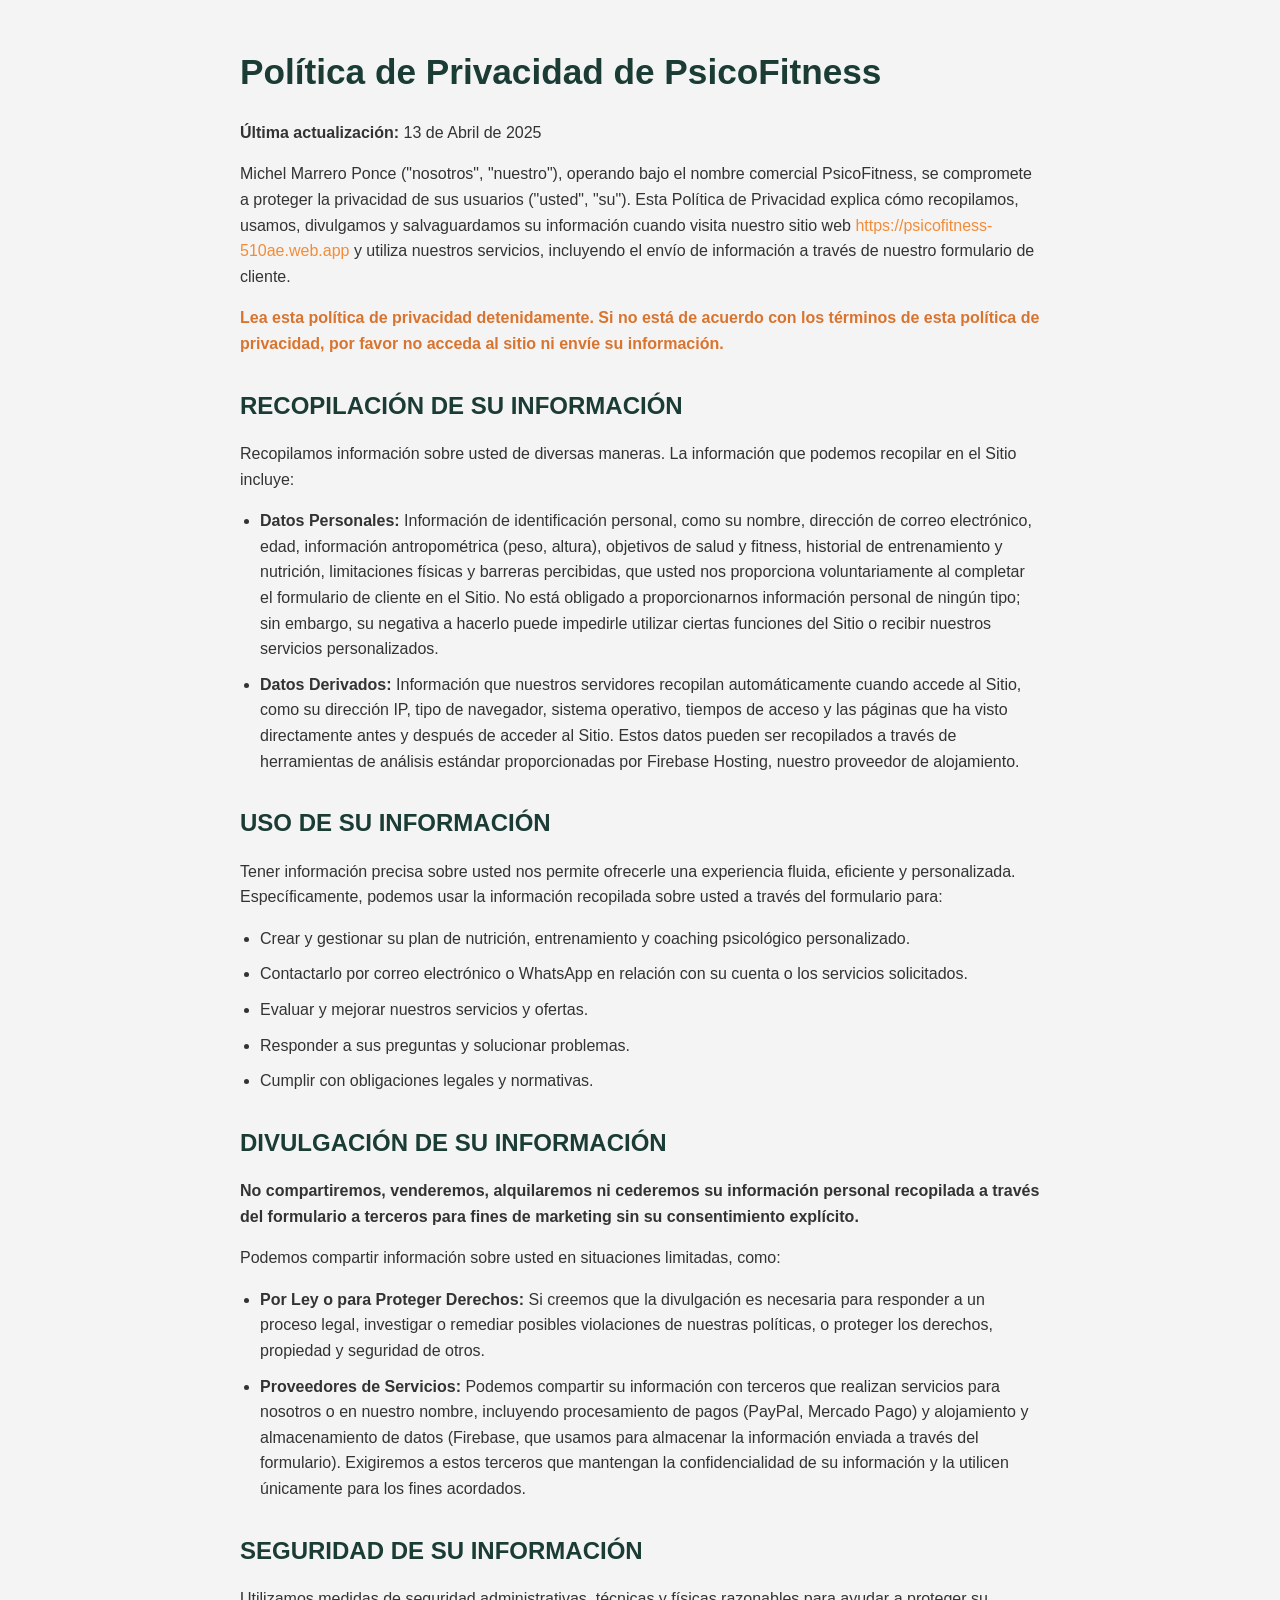
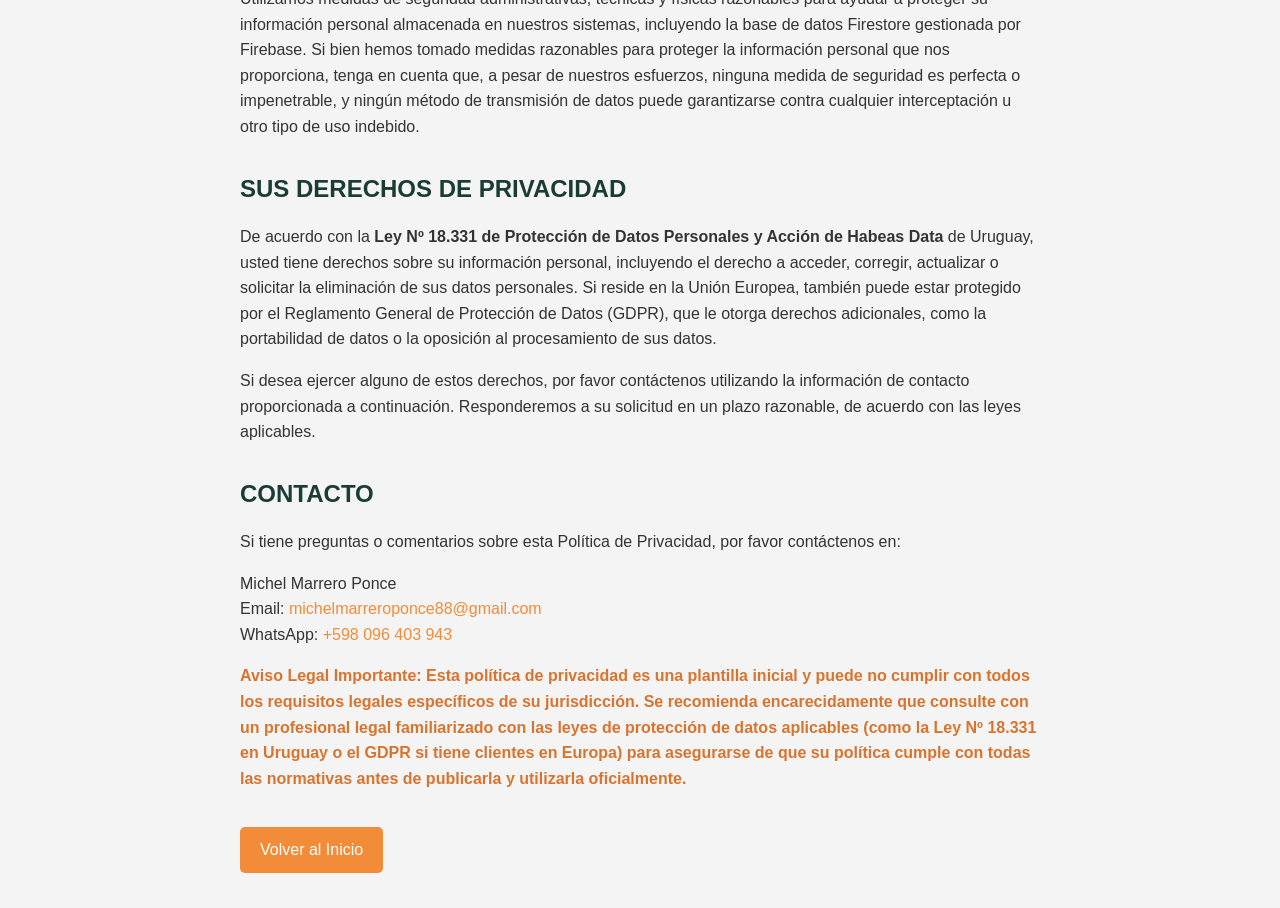
<file: politica-privacidad.html>
<!DOCTYPE html>
<html lang="es">
<head>
    <meta charset="UTF-8">
    <meta name="viewport" content="width=device-width, initial-scale=1.0">
    <title>Política de Privacidad - PsicoFitness</title>
    <style>
        body { 
            font-family: Arial, sans-serif; 
            line-height: 1.6; 
            padding: 20px; 
            max-width: 800px; 
            margin: auto; 
            background-color: #f4f4f4; 
            color: #333; 
        }
        h1 { 
            color: #1A3C34; 
            margin-bottom: 20px; 
            font-size: 2.2em; 
        }
        h2 { 
            color: #1A3C34; 
            margin-top: 30px; 
            margin-bottom: 10px; 
            font-size: 1.5em; 
        }
        p { 
            margin-bottom: 15px; 
        }
        a { 
            color: #F28C38; 
            text-decoration: none; 
        }
        a:hover { 
            text-decoration: underline; 
        }
        ul { 
            margin-bottom: 15px; 
            padding-left: 20px; 
        }
        ul li { 
            margin-bottom: 10px; 
        }
        .importante { 
            font-weight: bold; 
            color: #D9742F; 
        }
        .back-link { 
            display: inline-block; 
            margin-top: 20px; 
            padding: 10px 20px; 
            background-color: #F28C38; 
            color: #fff; 
            border-radius: 5px; 
            text-align: center; 
        }
        .back-link:hover { 
            background-color: #D9742F; 
            color: #fff; 
        }
    </style>
</head>
<body>

    <h1>Política de Privacidad de PsicoFitness</h1>
    <p><strong>Última actualización:</strong> 13 de Abril de 2025</p>

    <p>Michel Marrero Ponce ("nosotros", "nuestro"), operando bajo el nombre comercial PsicoFitness, se compromete a proteger la privacidad de sus usuarios ("usted", "su"). Esta Política de Privacidad explica cómo recopilamos, usamos, divulgamos y salvaguardamos su información cuando visita nuestro sitio web <a href="https://psicofitness-510ae.web.app">https://psicofitness-510ae.web.app</a> y utiliza nuestros servicios, incluyendo el envío de información a través de nuestro formulario de cliente.</p>

    <p class="importante">Lea esta política de privacidad detenidamente. Si no está de acuerdo con los términos de esta política de privacidad, por favor no acceda al sitio ni envíe su información.</p>

    <h2>RECOPILACIÓN DE SU INFORMACIÓN</h2>
    <p>Recopilamos información sobre usted de diversas maneras. La información que podemos recopilar en el Sitio incluye:</p>
    <ul>
        <li><strong>Datos Personales:</strong> Información de identificación personal, como su nombre, dirección de correo electrónico, edad, información antropométrica (peso, altura), objetivos de salud y fitness, historial de entrenamiento y nutrición, limitaciones físicas y barreras percibidas, que usted nos proporciona voluntariamente al completar el formulario de cliente en el Sitio. No está obligado a proporcionarnos información personal de ningún tipo; sin embargo, su negativa a hacerlo puede impedirle utilizar ciertas funciones del Sitio o recibir nuestros servicios personalizados.</li>
        <li><strong>Datos Derivados:</strong> Información que nuestros servidores recopilan automáticamente cuando accede al Sitio, como su dirección IP, tipo de navegador, sistema operativo, tiempos de acceso y las páginas que ha visto directamente antes y después de acceder al Sitio. Estos datos pueden ser recopilados a través de herramientas de análisis estándar proporcionadas por Firebase Hosting, nuestro proveedor de alojamiento.</li>
    </ul>

    <h2>USO DE SU INFORMACIÓN</h2>
    <p>Tener información precisa sobre usted nos permite ofrecerle una experiencia fluida, eficiente y personalizada. Específicamente, podemos usar la información recopilada sobre usted a través del formulario para:</p>
    <ul>
        <li>Crear y gestionar su plan de nutrición, entrenamiento y coaching psicológico personalizado.</li>
        <li>Contactarlo por correo electrónico o WhatsApp en relación con su cuenta o los servicios solicitados.</li>
        <li>Evaluar y mejorar nuestros servicios y ofertas.</li>
        <li>Responder a sus preguntas y solucionar problemas.</li>
        <li>Cumplir con obligaciones legales y normativas.</li>
    </ul>

    <h2>DIVULGACIÓN DE SU INFORMACIÓN</h2>
    <p><strong>No compartiremos, venderemos, alquilaremos ni cederemos su información personal recopilada a través del formulario a terceros para fines de marketing sin su consentimiento explícito.</strong></p>
    <p>Podemos compartir información sobre usted en situaciones limitadas, como:</p>
    <ul>
        <li><strong>Por Ley o para Proteger Derechos:</strong> Si creemos que la divulgación es necesaria para responder a un proceso legal, investigar o remediar posibles violaciones de nuestras políticas, o proteger los derechos, propiedad y seguridad de otros.</li>
        <li><strong>Proveedores de Servicios:</strong> Podemos compartir su información con terceros que realizan servicios para nosotros o en nuestro nombre, incluyendo procesamiento de pagos (PayPal, Mercado Pago) y alojamiento y almacenamiento de datos (Firebase, que usamos para almacenar la información enviada a través del formulario). Exigiremos a estos terceros que mantengan la confidencialidad de su información y la utilicen únicamente para los fines acordados.</li>
    </ul>

    <h2>SEGURIDAD DE SU INFORMACIÓN</h2>
    <p>Utilizamos medidas de seguridad administrativas, técnicas y físicas razonables para ayudar a proteger su información personal almacenada en nuestros sistemas, incluyendo la base de datos Firestore gestionada por Firebase. Si bien hemos tomado medidas razonables para proteger la información personal que nos proporciona, tenga en cuenta que, a pesar de nuestros esfuerzos, ninguna medida de seguridad es perfecta o impenetrable, y ningún método de transmisión de datos puede garantizarse contra cualquier interceptación u otro tipo de uso indebido.</p>

    <h2>SUS DERECHOS DE PRIVACIDAD</h2>
    <p>De acuerdo con la <strong>Ley Nº 18.331 de Protección de Datos Personales y Acción de Habeas Data</strong> de Uruguay, usted tiene derechos sobre su información personal, incluyendo el derecho a acceder, corregir, actualizar o solicitar la eliminación de sus datos personales. Si reside en la Unión Europea, también puede estar protegido por el Reglamento General de Protección de Datos (GDPR), que le otorga derechos adicionales, como la portabilidad de datos o la oposición al procesamiento de sus datos.</p>
    <p>Si desea ejercer alguno de estos derechos, por favor contáctenos utilizando la información de contacto proporcionada a continuación. Responderemos a su solicitud en un plazo razonable, de acuerdo con las leyes aplicables.</p>

    <h2>CONTACTO</h2>
    <p>Si tiene preguntas o comentarios sobre esta Política de Privacidad, por favor contáctenos en:</p>
    <p>Michel Marrero Ponce<br>
    Email: <a href="mailto:michelmarreroponce88@gmail.com">michelmarreroponce88@gmail.com</a><br>
    WhatsApp: <a href="https://wa.me/598096403943">+598 096 403 943</a></p>

    <p class="importante"><strong>Aviso Legal Importante:</strong> Esta política de privacidad es una plantilla inicial y puede no cumplir con todos los requisitos legales específicos de su jurisdicción. Se recomienda encarecidamente que consulte con un profesional legal familiarizado con las leyes de protección de datos aplicables (como la Ley Nº 18.331 en Uruguay o el GDPR si tiene clientes en Europa) para asegurarse de que su política cumple con todas las normativas antes de publicarla y utilizarla oficialmente.</p>

    <p><a href="index.html" class="back-link">Volver al Inicio</a></p>

</body>
</html>
</file>
